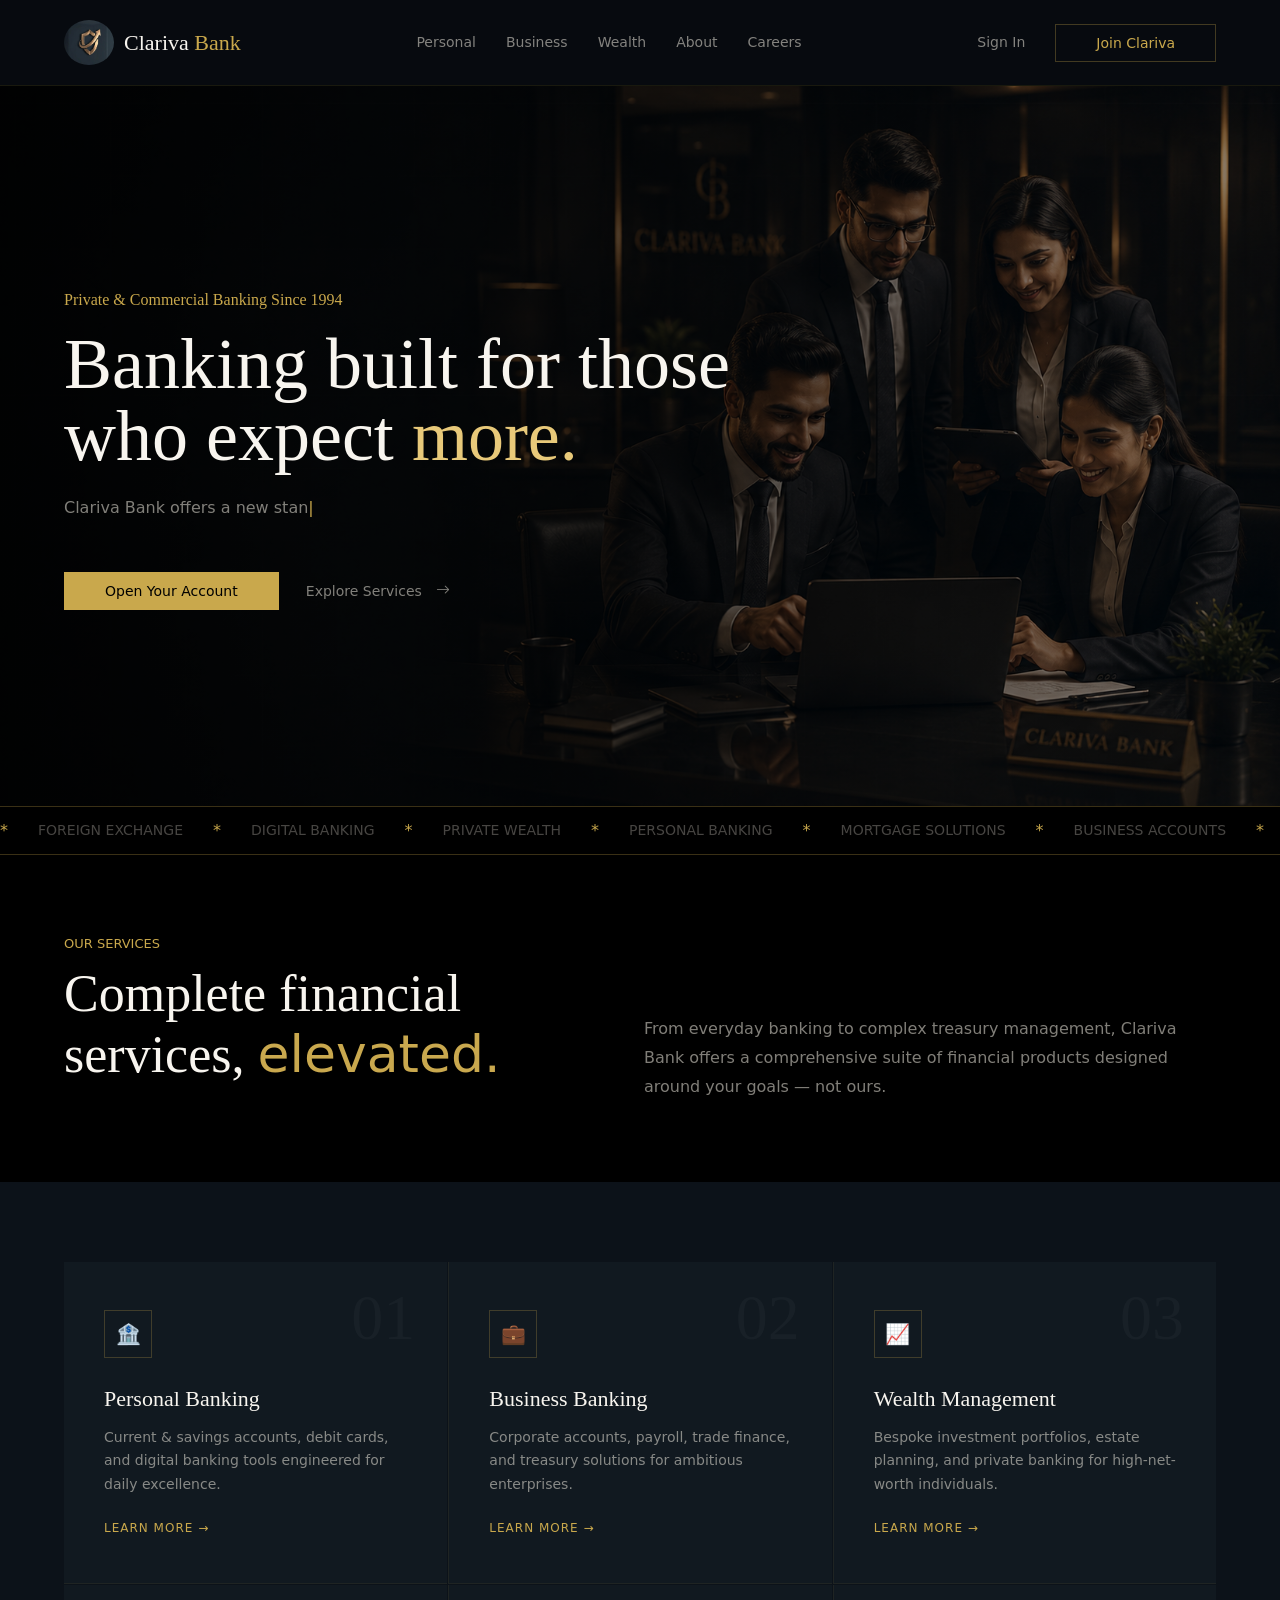
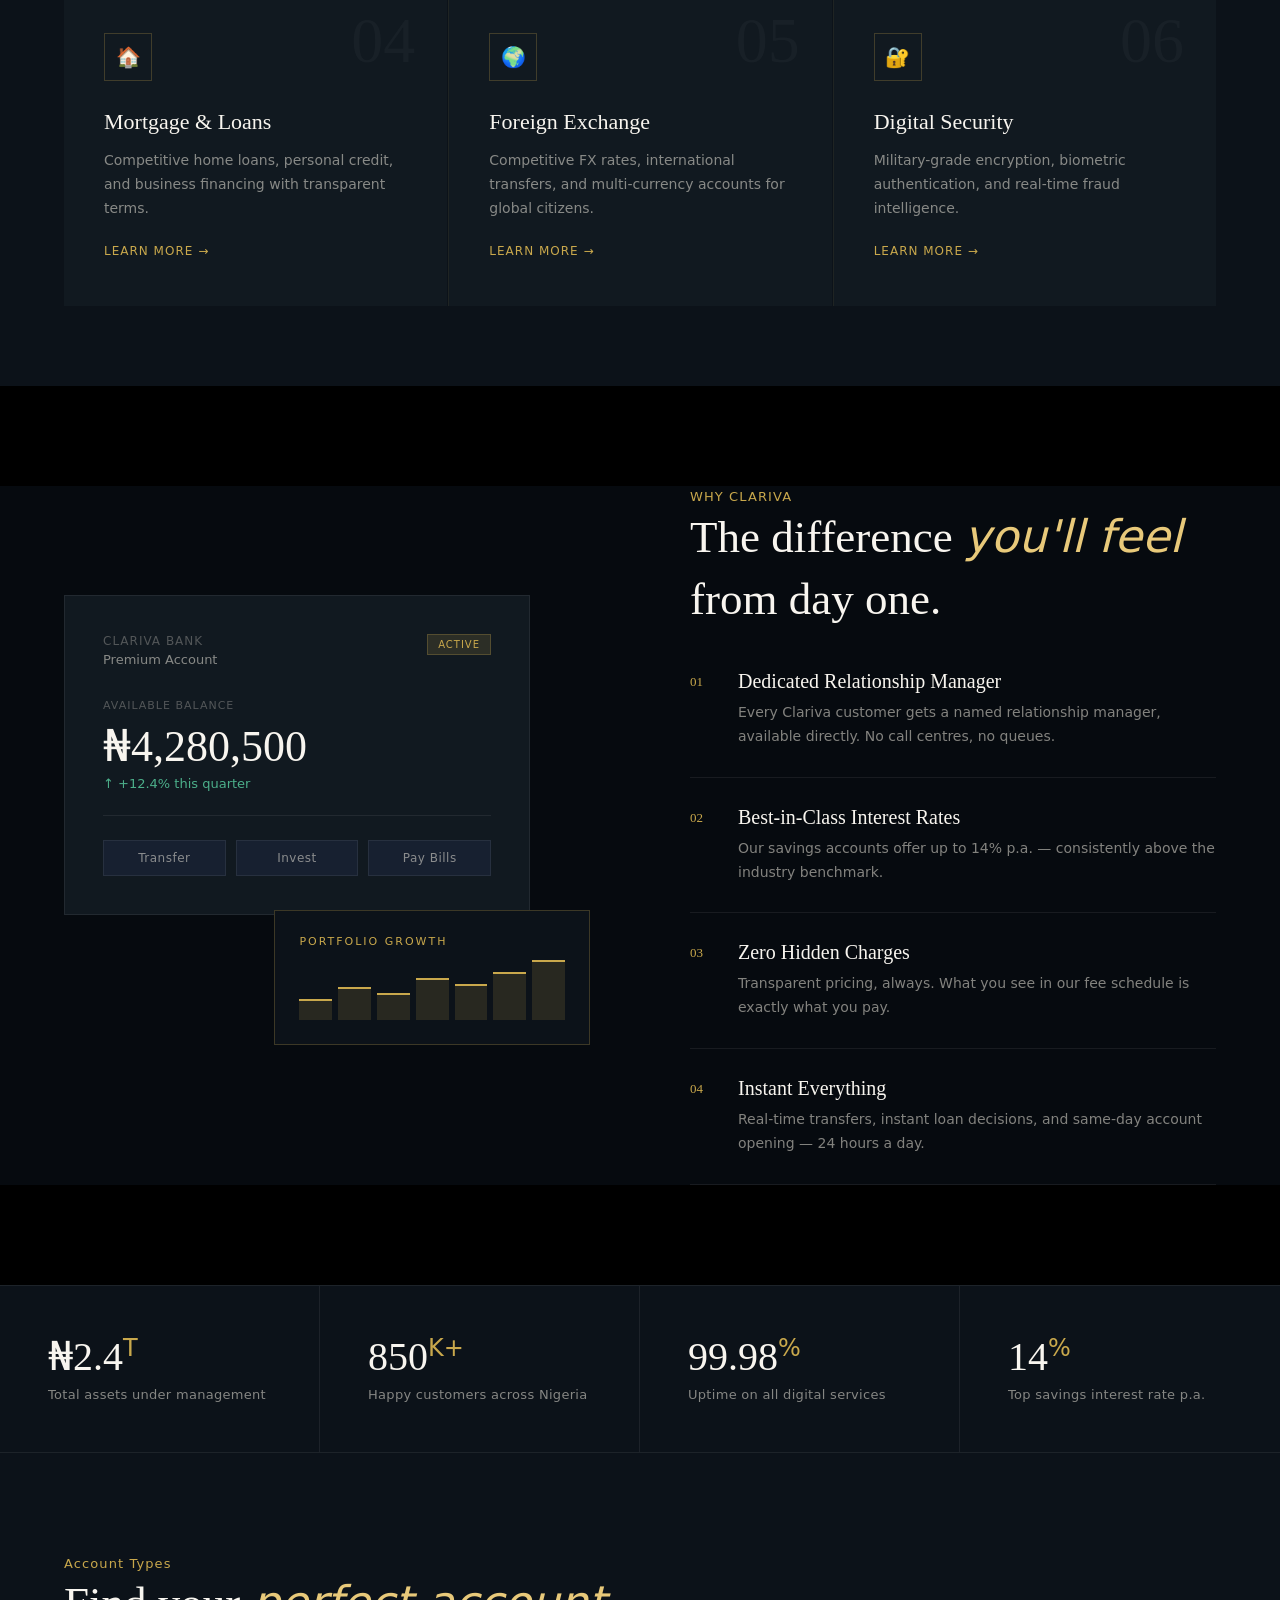
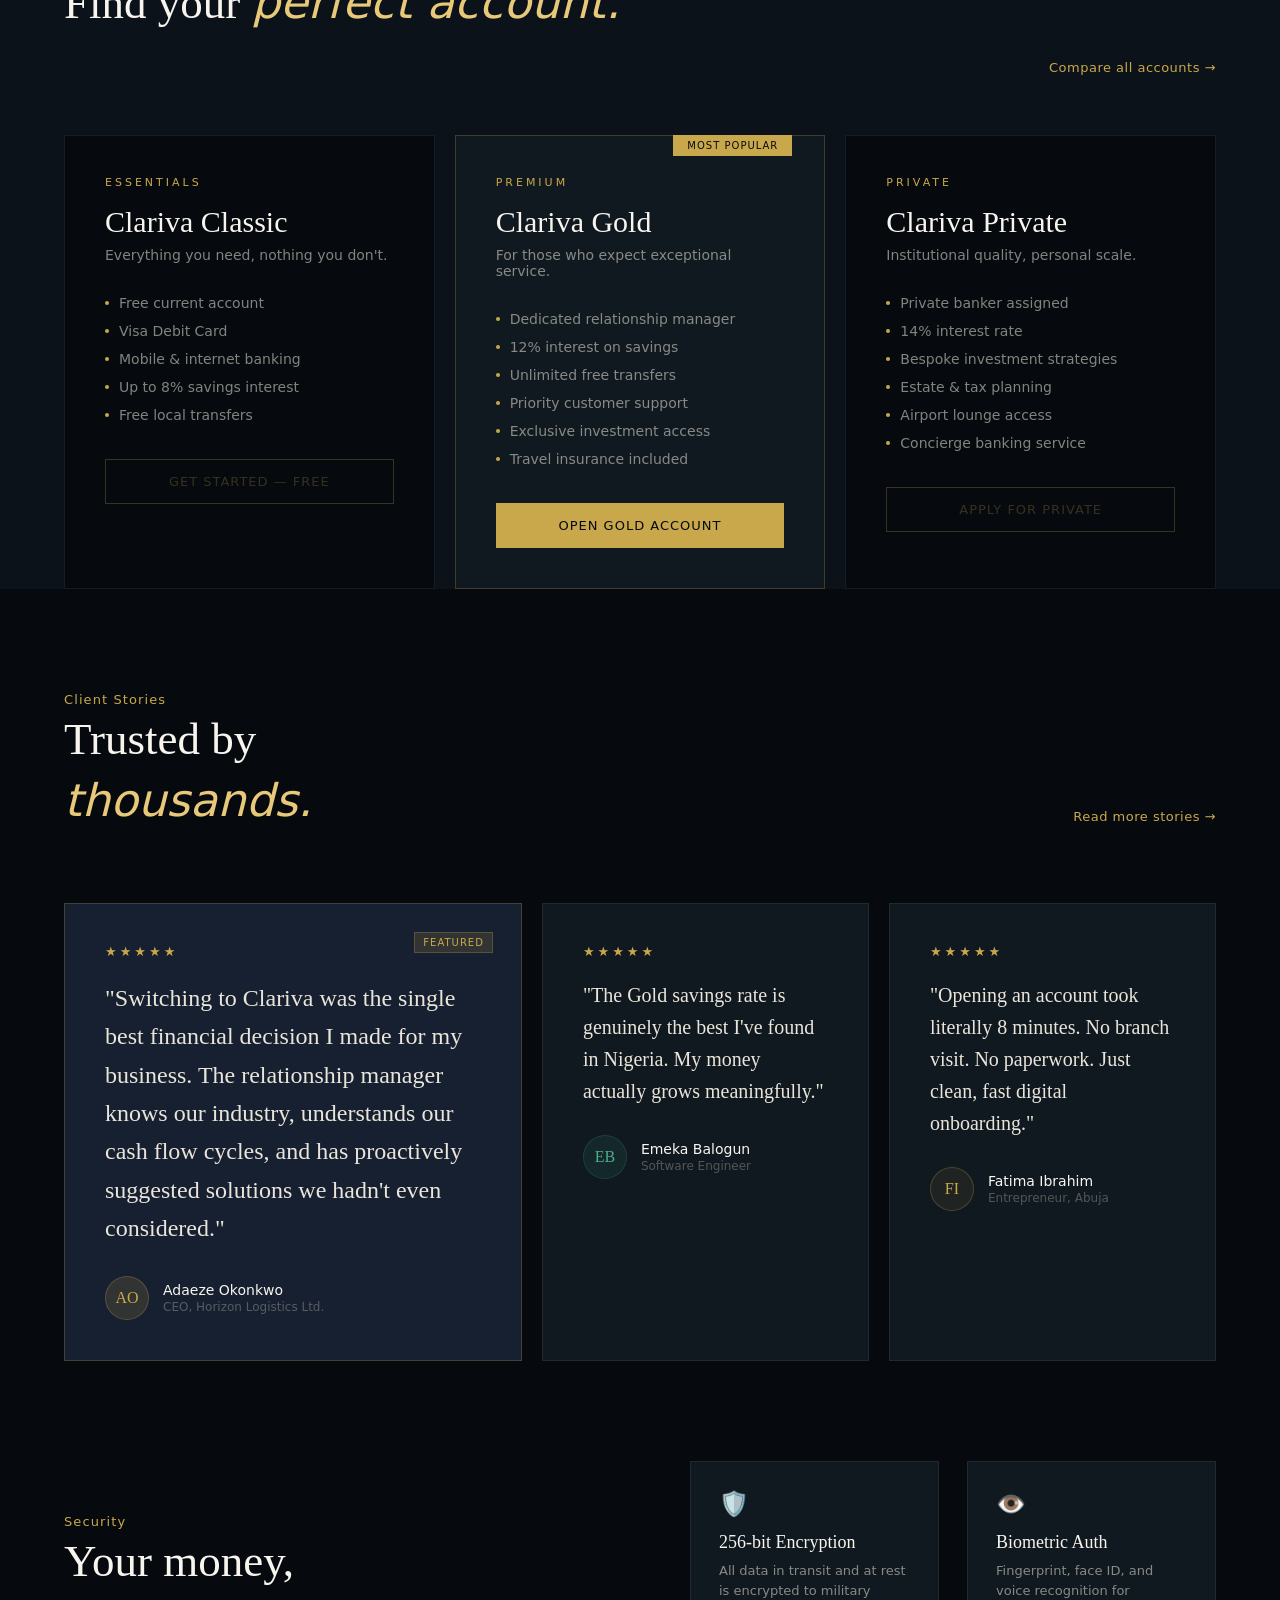
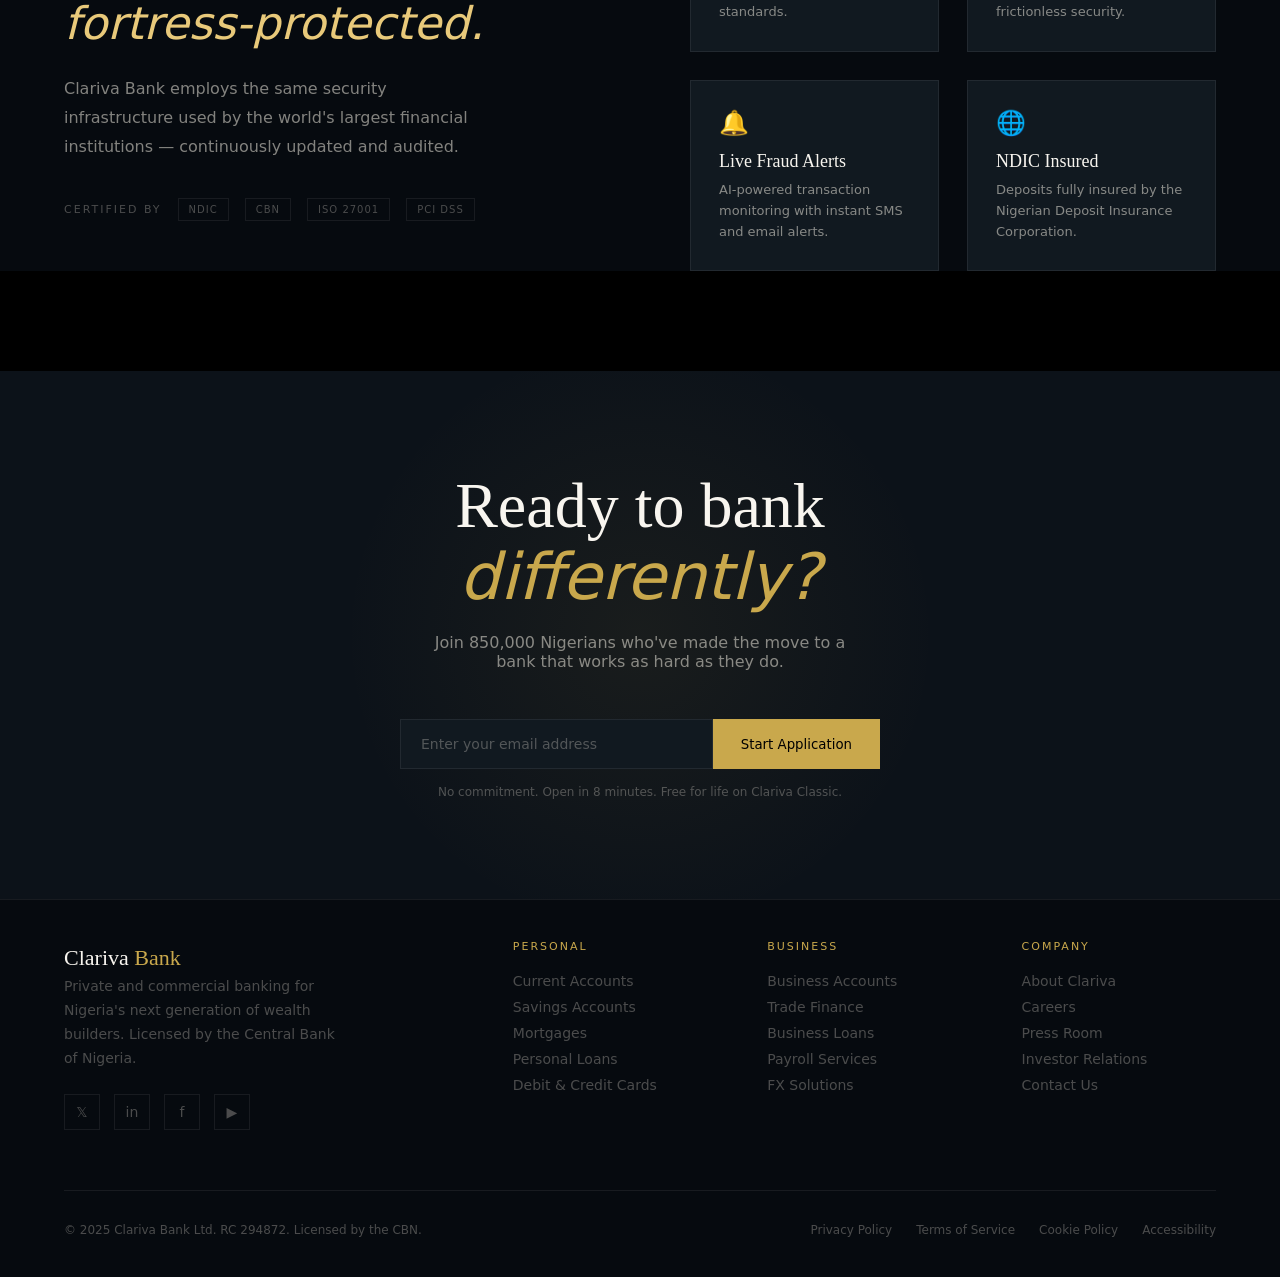
<file: index.html>
<!DOCTYPE html>
<html lang="en">

<head>
    <meta charset="UTF-8">
    <meta name="viewport" content="width=device-width, initial-scale=1.0">
    <link rel="icon" type="image/svg+xml" href="./images/clariva-logo.png">
    <meta name="viewport" content="width=device-width, initial-scale=1.0">
    <link rel="stylesheet" href="https://cdn.jsdelivr.net/npm/bootstrap-icons@1.13.1/font/bootstrap-icons.min.css">
    <link rel="stylesheet" href="./css/index.css">
    <title>Clariva Bank - Private & Commercial Banking</title>
</head>

<body>

    <header>
        <div class="navbar">
            <div class="header-1">
                
                <img src="./images/clariva-logo.png" alt="">
                <a href="#">
                    
                    <h1>Clariva <span>Bank</span></h1>
                </a>
            </div>

            <nav class="main-nav">
                <ul>
                    <li><a href="#">Personal</a></li>
                    <li><a href="#">Business</a></li>
                    <li><a href="#">Wealth</a></li>
                    <li><a href="#">About</a></li>
                    <li><a href="#">Careers</a></li>
                </ul>
            </nav>

            <div class="bttn">
                <a href="./signUp and signIn/signIn.html" id="signIn">Sign In</a>
                <button id="btn">Join Clariva</button>
            </div>

            <button class="menu-toggle" type="button" aria-label="Open menu">
                <i class="bi bi-list"></i>
            </button>
        </div>
    </header>

    <section class="hero">
        <div class="hero-section">
            <h5>Private & Commercial Banking Since 1994</h5>

            <h1>
                Banking built
                for those who
                expect <span class="more">more.</span>
            </h1>

            <p class="hero-typewriter">
                <span id="typewriter"></span><span class="tw-cursor">|</span>
            </p>

            <a href="./signUp and signIn/signup.html"><button id="btn">Open Your Account</button></a>
            <a class="explore-link" href="#">Explore Services <i class="bi bi-arrow-right"></i></a>

        </div>

        <div>

        </div>
    </section>

    <section class="foreign-section">
        <div class="marquee-section">
            <div class="exchange">
                <span>*</span>
                <p>FOREIGN EXCHANGE</p>
                <span>*</span>
                <p>DIGITAL BANKING</p>
                <span>*</span>
                <p>PRIVATE WEALTH</p>
                <span>*</span>
                <p>PERSONAL BANKING</p>
                <span>*</span>
                <p>MORTGAGE SOLUTIONS</p>
                <span>*</span>
                <p>BUSINESS ACCOUNTS</p>
                <span>*</span>
                <p>INVESTMENT MANAGEMENT</p>
                <span>*</span>
                <p>TRADE FINANCE</p>

                <!-- Duplicate text makes the marquee loop smoothly -->

                <span>*</span>
                <p>FOREIGN EXCHANGE</p>
                <span>*</span>
                <p>DIGITAL BANKING</p>
                <span>*</span>
                <p>PRIVATE WEALTH</p>
                <span>*</span>
                <p>PERSONAL BANKING</p>
                <span>*</span>
                <p>MORTGAGE SOLUTIONS</p>
                <span>*</span>
                <p>BUSINESS ACCOUNTS</p>
                <span>*</span>
                <p>INVESTMENT MANAGEMENT</p>
                <span>*</span>
                <p>TRADE FINANCE</p>
            </div>
        </div>
    </section>

    <section class="service-section">
        <div class="service">
            <h5>OUR SERVICES</h5>

            <h2>Complete financial
                services, <span>elevated.</span></h2>
        </div>

        <div class="complex">
            <p>From everyday banking to complex treasury management, Clariva Bank offers a comprehensive suite of
                financial products designed around your goals — not ours.</p>
        </div>
    </section>

    <section>
        <div class="services-grid">
            <div class="service-card">
                <span class="service-num">01</span>
                <div class="service-icon">🏦</div>
                <div class="service-title">Personal Banking</div>
                <p class="service-desc">Current & savings accounts, debit cards, and digital banking tools engineered
                    for daily excellence.</p>
                <a href="#" class="service-link">Learn more →</a>
            </div>
            <div class="service-card-2">
                <span class="service-num">02</span>
                <div class="service-icon">💼</div>
                <div class="service-title">Business Banking</div>
                <p class="service-desc">Corporate accounts, payroll, trade finance, and treasury solutions for ambitious
                    enterprises.</p>
                <a href="#" class="service-link">Learn more →</a>
            </div>
            <div class="service-card-3">
                <span class="service-num">03</span>
                <div class="service-icon">📈</div>
                <div class="service-title">Wealth Management</div>
                <p class="service-desc">Bespoke investment portfolios, estate planning, and private banking for
                    high-net-worth individuals.</p>
                <a href="#" class="service-link">Learn more →</a>
            </div>
            <div class="service-card-4">
                <span class="service-num">04</span>
                <div class="service-icon">🏠</div>
                <div class="service-title">Mortgage & Loans</div>
                <p class="service-desc">Competitive home loans, personal credit, and business financing with transparent
                    terms.</p>
                <a href="#" class="service-link">Learn more →</a>
            </div>
            <div class="service-card-5">
                <span class="service-num">05</span>
                <div class="service-icon">🌍</div>
                <div class="service-title">Foreign Exchange</div>
                <p class="service-desc">Competitive FX rates, international transfers, and multi-currency accounts for
                    global citizens.</p>
                <a href="#" class="service-link">Learn more →</a>
            </div>
            <div class="service-card-6">
                <span class="service-num">06</span>
                <div class="service-icon">🔐</div>
                <div class="service-title">Digital Security</div>
                <p class="service-desc">Military-grade encryption, biometric authentication, and real-time fraud
                    intelligence.</p>
                <a href="#" class="service-link">Learn more →</a>
            </div>
        </div>
    </section>

    <!-- WHY CLARIVA SECTION -->
    <section class="why">
        <div class="why-inner">
            <div class="why-visual reveal">
                <div class="why-card-main">
                    <div class="why-card-main-top">
                        <div>
                            <div class="wcm-bank">Clariva Bank</div>
                            <div class="wcm-premium">Premium Account</div>
                        </div>
                        <div class="wcm-badge">Active</div>
                    </div>
                    <div class="wcm-balance-label">Available Balance</div>
                    <div class="wcm-balance">₦4,280,500</div>
                    <div class="wcm-change">↑ +12.4% this quarter</div>
                    <div class="wcm-divider"></div>
                    <div class="wcm-actions">
                        <button class="wcm-btn">Transfer</button>
                        <button class="wcm-btn">Invest</button>
                        <button class="wcm-btn">Pay Bills</button>
                    </div>
                </div>
                <div class="why-card-secondary">
                    <div class="wcs-label">Portfolio Growth</div>
                    <div class="wcs-bars">
                        <div class="wcs-bar" style="height:35%"></div>
                        <div class="wcs-bar" style="height:55%"></div>
                        <div class="wcs-bar" style="height:45%"></div>
                        <div class="wcs-bar" style="height:70%"></div>
                        <div class="wcs-bar" style="height:60%"></div>
                        <div class="wcs-bar" style="height:80%"></div>
                        <div class="wcs-bar" style="height:100%"></div>
                    </div>
                </div>
            </div>

            <div>
                <div class="section-label">
                    <div class="section-label-line"></div>
                    <span>WHY CLARIVA</span>
                </div>
                <h2 class="section-heading">The difference <em>you'll
                        feel</em> from day one.</h2>

                <div class="why-points">
                    <div class="why-point reveal">
                        <div class="wp-num">01</div>
                        <div>
                            <div class="wp-title">Dedicated Relationship Manager</div>
                            <p class="wp-desc">Every Clariva customer gets a named relationship manager, available
                                directly. No call
                                centres, no queues.</p>
                        </div>
                    </div>
                    <div class="why-point reveal reveal-delay-1">
                        <div class="wp-num">02</div>
                        <div>
                            <div class="wp-title">Best-in-Class Interest Rates</div>
                            <p class="wp-desc">Our savings accounts offer up to 14% p.a. — consistently above the
                                industry benchmark.
                            </p>
                        </div>
                    </div>
                    <div class="why-point reveal reveal-delay-2">
                        <div class="wp-num">03</div>
                        <div>
                            <div class="wp-title">Zero Hidden Charges</div>
                            <p class="wp-desc">Transparent pricing, always. What you see in our fee schedule is exactly
                                what you pay.
                            </p>
                        </div>
                    </div>
                    <div class="why-point reveal reveal-delay-3">
                        <div class="wp-num">04</div>
                        <div>
                            <div class="wp-title">Instant Everything</div>
                            <p class="wp-desc">Real-time transfers, instant loan decisions, and same-day account opening
                                — 24 hours a
                                day.</p>
                        </div>
                    </div>
                </div>
            </div>
        </div>
    </section>

    <!-- CARDS -->
    <section class="cards" style="padding:0;">
        <div class="cards-grid">
            <div class="card-item">
                <div class="card-val">₦2.4<sup>T</sup></div>
                <div class="card-label">Total assets under management</div>
            </div>
            <div class="card-item">
                <div class="card-val">850<sup>K+</sup></div>
                <div class="card-label">Happy customers across Nigeria</div>
            </div>
            <div class="card-item">
                <div class="card-val">99.98<sup>%</sup></div>
                <div class="card-label">Uptime on all digital services</div>
            </div>
            <div class="card-item">
                <div class="card-val">14<sup>%</sup></div>
                <div class="card-label">Top savings interest rate p.a.</div>
            </div>
        </div>
    </section>

    <!-- ACCOUNTS SECTION -->
    <section class="accounts">
        <div class="account-section">
            <div class="section-label">
                <div class="section-label"></div>
                <span>Account Types</span>
            </div>
            <div style="display:flex;justify-content:space-between;align-items:flex-end;margin-bottom:0;">
                <h2 class="section-heading reveal reveal-delay-1">Find your <em>perfect account.</em></h2>
                <a href="#" style="font-size:13px;color: #C9A84C;text-decoration:none;letter-spacing:0.5px;"
                    class="reveal reveal-delay-2">Compare all accounts →</a>
            </div>
            <div class="accounts-grid">
                <div class="account-card">
                    <div class="ac-tier">Essentials</div>
                    <div class="ac-name">Clariva Classic</div>
                    <div class="ac-tagline">Everything you need, nothing you don't.</div>
                    <ul class="ac-features">
                        <li>Free current account</li>
                        <li>Visa Debit Card</li>
                        <li>Mobile & internet banking</li>
                        <li>Up to 8% savings interest</li>
                        <li>Free local transfers</li>
                    </ul>
                    <button class="ac-btn">Get Started — Free</button>
                </div>
                <div class="account-card featured reveal reveal-delay-1">
                    <div class="ac-featured-badge">Most Popular</div>
                    <div class="ac-tier">Premium</div>
                    <div class="ac-name">Clariva Gold</div>
                    <div class="ac-tagline">For those who expect exceptional service.</div>
                    <ul class="ac-features">
                        <li>Dedicated relationship manager</li>
                        <li>12% interest on savings</li>
                        <li>Unlimited free transfers</li>
                        <li>Priority customer support</li>
                        <li>Exclusive investment access</li>
                        <li>Travel insurance included</li>
                    </ul>
                    <button class="ac-btn">Open Gold Account</button>
                </div>
                <div class="account-card reveal reveal-delay-2">
                    <div class="ac-tier">Private</div>
                    <div class="ac-name">Clariva Private</div>
                    <div class="ac-tagline">Institutional quality, personal scale.</div>
                    <ul class="ac-features">
                        <li>Private banker assigned</li>
                        <li>14% interest rate</li>
                        <li>Bespoke investment strategies</li>
                        <li>Estate & tax planning</li>
                        <li>Airport lounge access</li>
                        <li>Concierge banking service</li>
                    </ul>
                    <button class="ac-btn">Apply for Private</button>
                </div>
            </div>
        </div>
    </section>

    <!-- TESTIMONIALS -->
    <section class="testimonials">
        <div class="testimonial-section">
            <div class="testimonials-header">
                <div>
                    <div class="section-label reveal">
                        <div class="section-label-line"></div>
                        <span>Client Stories</span>
                    </div>
                    <h2 class="section-heading reveal reveal-delay-1">Trusted by<br><em>thousands.</em></h2>
                </div>
                <a href="#" style="font-size:13px;color: #C9A84C;text-decoration:none;letter-spacing:0.5px;"
                    class="reveal">Read more stories →</a>
            </div>

            <div class="testimonials-grid">
                <div class="testi-card featured">
                    <div class="testi-badge">Featured</div>
                    <div class="testi-stars">
                        <span>★</span>
                        <span>★</span>
                        <span>★</span>
                        <span>★</span>
                        <span>★</span>
                    </div>
                    <p class="testi-quote">"Switching to Clariva was the single best financial decision I made for my
                        business. The
                        relationship manager knows our industry, understands our cash flow cycles, and has proactively
                        suggested
                        solutions we hadn't even considered."</p>
                    <div class="testi-author">
                        <div class="ta-avatar">AO</div>
                        <div>
                            <div class="ta-name">Adaeze Okonkwo</div>
                            <div class="ta-role">CEO, Horizon Logistics Ltd.</div>
                        </div>
                    </div>
                </div>
                <div class="testi-card">
                    <div class="testi-stars"><span>★</span><span>★</span><span>★</span><span>★</span><span>★</span>
                    </div>
                    <p class="testi-quote">"The Gold savings rate is genuinely the best I've found in Nigeria. My money
                        actually
                        grows meaningfully."</p>
                    <div class="testi-author">
                        <div class="ta-avatar"
                            style="background:rgba(42,122,106,0.15);border-color:rgba(42,122,106,0.3);color:#4CAF8A;">EB
                        </div>
                        <div>
                            <div class="ta-name">Emeka Balogun</div>
                            <div class="ta-role">Software Engineer</div>
                        </div>
                    </div>
                </div>
                <div class="testi-card reveal reveal-delay-2">
                    <div class="testi-stars"><span>★</span><span>★</span><span>★</span><span>★</span><span>★</span>
                    </div>
                    <p class="testi-quote">"Opening an account took literally 8 minutes. No branch visit. No paperwork.
                        Just
                        clean,
                        fast digital onboarding."</p>
                    <div class="testi-author">
                        <div class="ta-avatar" style="background:rgba(201,168,76,0.08);color: #C9A84C;">FI</div>
                        <div>
                            <div class="ta-name">Fatima Ibrahim</div>
                            <div class="ta-role">Entrepreneur, Abuja</div>
                        </div>
                    </div>
                </div>
            </div>
        </div>
    </section>

    <!-- SECURITY SECTION-->
    <section class="security">
        <div class="security-section">
            <div class="security-inner">
                <div>
                    <div class="section-label reveal">
                        <div class="section-label-line"></div>
                        <span>Security</span>
                    </div>
                    <h2 class="section-heading" style="margin-bottom:20px;">Your
                        money,<br><em>fortress-protected.</em></h2>
                    <p
                        style="font-size:16px;color: rgba(234, 229, 218, 0.55);line-height:1.8;max-width:420px;margin-bottom:36px;">
                        Clariva Bank employs the same security infrastructure used by the world's largest financial
                        institutions —
                        continuously updated and audited.
                    </p>
                    <div style="display:flex;gap:16px;align-items:center;">
                        <div
                            style="font-size:11px;letter-spacing:2px;text-transform:uppercase;color: rgba(234, 229, 218, 0.3);">
                            Certified by
                        </div>
                        <div class="cert-badge">NDIC</div>
                        <div class="cert-badge">CBN</div>
                        <div class="cert-badge">ISO 27001</div>
                        <div class="cert-badge">PCI DSS</div>
                    </div>
                </div>
                <div class="security-features">
                    <div class="sec-feat">
                        <div class="sec-feat-icon">🛡️</div>
                        <div class="sec-feat-title">256-bit Encryption</div>
                        <p class="sec-feat-desc">All data in transit and at rest is encrypted to military standards.</p>
                    </div>
                    <div class="sec-feat">
                        <div class="sec-feat-icon">👁️</div>
                        <div class="sec-feat-title">Biometric Auth</div>
                        <p class="sec-feat-desc">Fingerprint, face ID, and voice recognition for frictionless security.
                        </p>
                    </div>
                    <div class="sec-feat">
                        <div class="sec-feat-icon">🔔</div>
                        <div class="sec-feat-title">Live Fraud Alerts</div>
                        <p class="sec-feat-desc">AI-powered transaction monitoring with instant SMS and email alerts.
                        </p>
                    </div>
                    <div class="sec-feat">
                        <div class="sec-feat-icon">🌐</div>
                        <div class="sec-feat-title">NDIC Insured</div>
                        <p class="sec-feat-desc">Deposits fully insured by the Nigerian Deposit Insurance Corporation.
                        </p>
                    </div>
                </div>
            </div>
        </div>
    </section>

    <!-- CTA Section-->
    <section class="cta-section">
        <div cta-section-2>
            <h2 class="cta-headline">Ready to bank<br><em>differently?</em></h2>
            <p class="cta-sub">Join 850,000 Nigerians who've made the move to a bank that works as
                hard as
                they do.</p>
            <div class="cta-input-group">
                <input class="cta-input" type="email" placeholder="Enter your email address">
                <button class="btn-gold" style="white-space:nowrap; 
            padding:16px 28px; background-color: #C9A84C; border: none;">Start Application</button>
            </div>
            <p class="cta-disclaimer">No commitment. Open in 8 minutes. Free for life on Clariva
                Classic.
            </p>
        </div>
    </section>

    <!-- FOOTER SECTION-->
    <footer>
        <div class="footer-section">
            <div class="footer-top">
                <div class="footer-brand">
                    <a class="nav-logo" href="#">Clariva <span>Bank</span></a>
                    <p>Private and commercial banking for Nigeria's next generation of wealth builders. Licensed by the
                        Central Bank
                        of Nigeria.</p>
                    <div class="footer-all" style="display:flex;gap:14px;margin-top:24px;">
                        <a href="#"
                            style="width:36px;height:36px;border:1px solid rgba(255, 255, 255, 0.07);display:flex;align-items:center;justify-content:center;color: rgba(234, 229, 218, 0.3);text-decoration:none;font-size:14px;transition:all 0.2s">𝕏</a>
                        <a href="#"
                            style="width:36px;height:36px;border:1px solid rgba(255, 255, 255, 0.07);display:flex;align-items:center;justify-content:center;color: rgba(234, 229, 218, 0.3);text-decoration:none;font-size:14px;transition:all 0.2s;">in</a>
                        <a href="#"
                            style="width:36px;height:36px;border:1px solid rgba(255, 255, 255, 0.07);display:flex;align-items:center;justify-content:center;color: rgba(234, 229, 218, 0.3);text-decoration:none;font-size:14px;transition:all 0.2s;">f</a>
                        <a href="#"
                            style="width:36px;height:36px;border:1px solid rgba(255, 255, 255, 0.07);display:flex;align-items:center;justify-content:center;color: rgba(234, 229, 218, 0.3);text-decoration:none;font-size:14px;transition:all 0.2s;">▶</a>
                    </div>
                </div>
                <div class="footer-col">
                    <h4>Personal</h4>
                    <a href="#">Current Accounts</a>
                    <a href="#">Savings Accounts</a>
                    <a href="#">Mortgages</a>
                    <a href="#">Personal Loans</a>
                    <a href="#">Debit & Credit Cards</a>
                </div>
                <div class="footer-col">
                    <h4>Business</h4>
                    <a href="#">Business Accounts</a>
                    <a href="#">Trade Finance</a>
                    <a href="#">Business Loans</a>
                    <a href="#">Payroll Services</a>
                    <a href="#">FX Solutions</a>
                </div>
                <div class="footer-col">
                    <h4>Company</h4>
                    <a href="#">About Clariva</a>
                    <a href="#">Careers</a>
                    <a href="#">Press Room</a>
                    <a href="#">Investor Relations</a>
                    <a href="#">Contact Us</a>
                </div>
            </div>
            <div class="footer-bottom">
                <p>© 2025 Clariva Bank Ltd. RC 294872. Licensed by the CBN.</p>
                <div class="footer-legal">
                    <a href="#">Privacy Policy</a>
                    <a href="#">Terms of Service</a>
                    <a href="#">Cookie Policy</a>
                    <a href="#">Accessibility</a>
                </div>
            </div>
        </div>
    </footer>






    <script type="module" src="./js/index.js"></script>
</body>

</html>
</file>
<file: css/index.css>
* {
    margin: 0;
    padding: 0;
    box-sizing: border-box;
    font-family: "DM Sans", system-ui, sans-serif;
}

body {
    background-color: black;
}

header {
    background-color: #070a0f;
    padding: 20px 0;
    position: sticky;
    top: 0;
    z-index: 10;
    border-bottom: 1px solid rgba(255, 217, 0, 0.071);
}

.navbar {
    display: flex;
    justify-content: space-between;
    align-items: center;
    width: 90%;
    margin: auto;
}

.header-1 {
    display: flex;
    gap: 10px;
    align-items: center;
}

.header-1 a {
    text-decoration: none;
}

.header-1 img {
    width: 50px;
    height: 45px;
    border:none;
    border-radius: 50%;
}

.header-1 h1 {
    font-family: "Cormorant Garamond", Georgia, serif;
    font-size: 22px;
    font-weight: 300;
    line-height: 35.2px;
    color: rgb(248, 245, 239);
}


.header-1 span {
    font-family: "Cormorant Garamond", Georgia, serif;
    font-size: 22px;
    font-weight: 300;
    line-height: 35.2px;
    color: rgb(201, 168, 76);
}

nav ul {
    display: flex;
    gap: 30px;
    list-style: none;
}

nav ul li a {
    font-family: "DM Sans", system-ui, sans-serif;
    font-size: 14px;
    font-weight: 400;
    line-height: 20.8px;
    color: rgba(234, 229, 218, 0.55);
    text-decoration: none;
}

nav li a:hover {
    color: white;
    transition: all 0.3s ease;
}

.bttn {
    display: flex;
    gap: 30px;
    align-items: center;
}

.bttn a {
    font-family: "DM Sans", system-ui, sans-serif;
    font-size: 14px;
    font-weight: 300;
    line-height: 20.8px;
    color: rgba(234, 229, 218, 0.55);
    text-decoration: none;
}

.bttn button {
    font-family: "DM Sans", system-ui, sans-serif;
    font-size: 14px;
    font-weight: 400;
    line-height: normal;
    color: rgb(201, 168, 76);
    background-color: transparent;
    border: 1px solid rgba(201, 168, 76, 0.3);
    padding: 10px 40px;
}

.bttn button:hover {
    background-color: rgb(201, 168, 76);
    color: black;
    border: 1px solid rgb(201, 168, 76);
    transition: all 0.3s ease;
}

.menu-toggle {
    display: none;
    width: 42px;
    height: 42px;
    border: 1px solid rgba(201, 168, 76, 0.3);
    background-color: transparent;
    color: #C9A84C;
    font-size: 24px;
    cursor: pointer;
}

/* hero-section */

.hero {
    min-height: 720px;
    background: linear-gradient(90deg, rgba(0, 0, 0, 0.88), rgba(0, 0, 0, 0.35)), url(../images/7b93411f-f31e-410a-948a-2082370e4ae7.png) center/cover;
    display: flex;
    align-items: center;
    padding: 100px 5%;
}

.hero-section {
    width: 100%;
    max-width: 680px;
}

.hero-section h5 {
    font-family: "Cormorant Garamond", Georgia, serif;
    font-size: 16px;
    font-weight: 300;
    line-height: 35.2px;
    color: rgb(201, 168, 76);

}

.hero-section h1 {
    font-family: "Cormorant Garamond", Georgia, serif;
    font-size: 72px;
    font-weight: 100;
    line-height: 1;
    color: rgb(248, 245, 239);
    margin-top: 10px;

}

.hero-section .more {
    font-family: "Cormorant Garamond", Georgia, serif;
    font-weight: 300;
    color: rgb(232, 201, 122);
}

.hero-typewriter {
    font-family: "DM Sans", system-ui, sans-serif;
    font-size: 16px;
    font-weight: 500;
    color: rgba(234, 229, 218, 0.55);
    line-height: 1.7;
    margin-top: 22px;
    width: 90%;
    min-height: 56px;
}

.tw-cursor {
    color: rgb(201, 168, 76);
}

.hero-section button {
    font-family: "DM Sans", system-ui, sans-serif;
    font-size: 14px;
    font-weight: 400;
    color: black;
    background-color: rgb(201, 168, 76);
    border: 1px solid rgba(201, 168, 76, 0.3);
    margin-top: 22px;
    padding: 10px 40px;
    cursor: pointer;
}

.hero-section button:hover {
    background-color: rgb(232, 201, 122);
    border-color: rgb(232, 201, 122);
    transition: all 0.3s ease;
}

.explore-link {
    display: inline-block;
    margin-left: 22px;
    font-family: "DM Sans", system-ui, sans-serif;
    font-size: 14px;
    font-weight: 500;
    color: rgba(234, 229, 218, 0.55);
    text-decoration: none;
}

.bi-arrow-right {
    margin-left: 10px;

}

.explore-link:hover {
    color: rgb(232, 201, 122);
    transition: all 0.3s ease;
}


.foreign-section {
    border-top: 1px solid rgba(201, 168, 76, 0.288);
    border-bottom: 1px solid rgba(201, 168, 76, 0.288);
    padding: 14px 0;
    overflow: hidden;
}

.marquee-section {
    overflow: hidden;
}

.foreign-section:hover .exchange {
    animation-play-state: paused;
}

.exchange {
    display: flex;
    gap: 30px;
    width: max-content;
    white-space: nowrap;
    animation: logo-marquee 30s linear infinite;
}

@keyframes logo-marquee {
    0% {
        transform: translateX(0);
    }

    100% {
        transform: translateX(-50%);
    }
}

.exchange span {
    color: rgb(201, 168, 76);
}

.exchange p {
    font-family: "DM Sans", system-ui, sans-serif;
    font-size: 14px;
    font-weight: 300;
    line-height: 19.2px;
    color: rgba(234, 229, 218, 0.3);
}

.service-section {
    display: flex;
    gap: 60px;
    width: 90%;
    margin: 80px auto;
}

.service {
    width: 50%;
    /* border: 1px solid white; */
}

.service h5 {
    font-family: "DM Sans", system-ui, sans-serif;
    font-size: 13px;
    font-weight: 500;
    line-height: 17.6px;
    color: rgb(201, 168, 76);
}

.service h2 {
    font-family: "Cormorant Garamond", Georgia, serif;
    font-size: 52px;
    font-weight: 300;
    line-height: 61.6px;
    color: rgb(248, 245, 239);
    margin-top: 10px;
}

.service span {
    color: rgb(201, 168, 78);
}

.complex {
    width: 55%;
    margin-top: 80px;
    
}

.complex p {
    font-family: "DM Sans", system-ui, sans-serif;
    font-size: 16px;
    font-weight: 400;
    line-height: 28.8px;
    color: rgba(234, 229, 218, 0.55);

}

/* SERVICES */
.services-grid {
    background-color: #0C1219;
    padding: 80px 5% 80px;
    display: grid;
    grid-template-columns: repeat(3, 1fr);
    gap: 1px;
}

.services-card {
    display: grid;
    grid-template-columns: 1fr 1fr;
    gap: 60px;
    align-items: end;
    margin-bottom: 70px;
}

.services-header p {
    font-size: 16px;
    color: rgba(234, 229, 218, 0.55);
    line-height: 1.8;
}

.service-card,
.service-card-2,
.service-card-3,
.service-card-4,
.service-card-5,
.service-card-6 {
    background: #111920;
    padding: 48px 40px;
    transition: background 0.3s;
    position: relative;
    overflow: hidden;
}

.service-card-2,
.service-card-3,
.service-card-5,
.service-card-6 {
    border-left: 1px solid #c9a84c13;
}

.service-card,
.service-card-2,
.service-card-3 {
    border-bottom: 1px solid #c9a84c13;
}

.service-card::before,
.service-card-2::before,
.service-card-3::before,
.service-card-4::before,
.service-card-5::before,
.service-card-6::before {
    content: '';
    position: absolute;
    top: 0;
    left: 0;
    right: 0;
    height: 2px;
    background: linear-gradient(90deg, transparent, #C9A84C, transparent);
    transform: scaleX(0);
    transition: transform 0.4s;
}

.service-card:hover,
.service-card-2:hover,
.service-card-3:hover,
.service-card-4:hover,
.service-card-5:hover,
.service-card-6:hover {
    background-color: #172030;
}

.service-card:hover::before,
.service-card-2:hover::before,
.service-card-3:hover::before,
.service-card-4:hover::before,
.service-card-5:hover::before,
.service-card-6:hover::before {
    transform: scaleX(1);
}

.service-icon {
    width: 48px;
    height: 48px;
    margin-bottom: 28px;
    border: 1px solid rgba(201, 168, 76, 0.25);
    display: flex;
    align-items: center;
    justify-content: center;
    font-size: 20px;
    transition: border-color 0.3s;
}

.service-card:hover .service-icon,
.service-card-2:hover .service-icon,
.service-card-3:hover .service-icon,
.service-card-4:hover .service-icon,
.service-card-5:hover .service-icon,
.service-card-6:hover .service-icon {
    border-color: #C9A84C;
}

.service-title {
    font-family: 'Cormorant Garamond', Georgia, serif;
    font-size: 22px;
    font-weight: 400;
    color: #F8F5EF;
    margin-bottom: 14px;
}

.service-desc {
    font-size: 14px;
    color: rgba(234, 229, 218, 0.55);
    line-height: 1.7;
    margin-bottom: 24px;
}

.service-link {
    font-size: 12px;
    letter-spacing: 1px;
    text-transform: uppercase;
    color: #C9A84C;
    text-decoration: none;
    display: flex;
    align-items: center;
    gap: 8px;
    transition: gap 0.2s;
}

.service-card:hover .service-link {
    gap: 14px;
}

.service-num {
    position: absolute;
    top: 24px;
    right: 32px;
    font-family: 'Cormorant Garamond', Georgia, serif;
    font-size: 64px;
    font-weight: 300;
    color: rgba(255, 255, 255, 0.03);
    line-height: 1;
}

/* WHY CLARIVA */
.why {
    background-color: #060A0F;
    margin-top: 100px;
}

.why-inner {
    display: grid;
    grid-template-columns: 1fr 1fr;
    gap: 100px;
    align-items: center;
    width: 90%;
    margin: auto;
}

.why-visual {
    position: relative;
    height: 560px;
}

.why-card-main {
    position: absolute;
    left: 0;
    top: 40px;
    right: 60px;
    background-color: #111920;
    border: 1px solid rgba(255, 255, 255, 0.07);
    padding: 38px;
}

.why-card-main-top {
    display: flex;
    justify-content: space-between;
    align-items: flex-start;
    margin-bottom: 32px;
}

.wcm-bank {
    font-size: 12px;
    color: rgba(234, 229, 218, 0.3);
    letter-spacing: 1px;
    text-transform: uppercase;
}

.wcm-premium {
    font-size: 13px;
    color: rgba(234, 229, 218, 0.55);
    margin-top: 4px;
}

.wcm-badge {
    font-size: 10px;
    background-color: rgba(201, 168, 76, 0.15);
    border: 1px solid rgba(201, 168, 76, 0.25);
    color: #C9A84C;
    padding: 4px 10px;
    letter-spacing: 1px;
    text-transform: uppercase;
}

.wcm-balance-label {
    font-size: 11px;
    color: rgba(234, 229, 218, 0.3);
    text-transform: uppercase;
    letter-spacing: 1px;
    margin-bottom: 8px;
}

.wcm-balance {
    font-family: 'Cormorant Garamond', Georgia, serif;
    font-size: 44px;
    font-weight: 300;
    color: #F8F5EF;
    margin-bottom: 4px;
}

.wcm-change {
    font-size: 13px;
    color: #4CAF8A;
    display: flex;
    align-items: center;
    gap: 6px;
}

.wcm-divider {
    height: 1px;
    background-color: rgba(255, 255, 255, 0.07);
    margin: 24px 0;
}

.wcm-actions {
    display: flex;
    gap: 10px;
}

.wcm-btn {
    flex: 1;
    padding: 10px;
    background-color: #172030;
    border: 1px solid rgba(255, 255, 255, 0.07);
    color: rgba(234, 229, 218, 0.55);
    font-size: 12px;
    font-family: 'DM Sans', system-ui, sans-serif;
    letter-spacing: 0.5px;
    cursor: none;
    text-align: center;
    transition: all 0.2s;
}

.wcm-btn:hover {
    border-color: rgba(201, 168, 76, 0.25);
    color: #C9A84C;
}

.why-card-secondary {
    position: absolute;
    right: 0;
    bottom: 70px;
    width: 60%;
    background-color: #0C1219;
    border: 1px solid rgba(201, 168, 76, 0.25);
    padding: 24px;
}

.wcs-label {
    font-size: 11px;
    color: #C9A84C;
    text-transform: uppercase;
    letter-spacing: 2px;
    margin-bottom: 12px;
}

.wcs-bars {
    display: flex;
    gap: 6px;
    align-items: flex-end;
    height: 60px;
}

.wcs-bar {
    flex: 1;
    background-color: rgba(201, 168, 76, 0.15);
    border-top: 2px solid #C9A84C;
    transition: height 0.5s;
}

.section-label span {
    font-family: "DM Sans", system-ui, sans-serif;
    font-size: 13px;
    font-weight: 400;
    line-height: 17.6px;
    letter-spacing: 1.1px;
    color: rgb(201, 168, 76);
}

.section-heading {
    margin-bottom: 40px;
    font-family: "Cormorant Garamond", Georgia, serif;
    font-size: 45px;
    font-weight: 200;
    line-height: 61.6px;
    color: rgb(248, 245, 239);
}

.section-heading em {
    color: rgb(232, 201, 122);
}

.why-points {
    display: flex;
    flex-direction: column;
    gap: 0;
}

.why-point {
    padding: 28px 0;
    border-bottom: 1px solid rgba(255, 255, 255, 0.07);
    display: flex;
    gap: 24px;
}

.why-point:first-child {
    padding-top: 0;
}

.wp-num {
    font-family: 'Cormorant Garamond', Georgia, serif;
    font-size: 13px;
    color: #C9A84C;
    min-width: 24px;
    margin-top: 4px;
}

.wp-title {
    font-family: 'Cormorant Garamond', Georgia, serif;
    font-size: 20px;
    font-weight: 400;
    color: #F8F5EF;
    margin-bottom: 8px;
}

.wp-desc {
    font-size: 14px;
    color: rgba(234, 229, 218, 0.55);
    line-height: 1.7;
}

/* CARDS */
.cards {
    background-color: #0C1219;
    border-top: 1px solid rgba(255, 255, 255, 0.07);
    border-bottom: 1px solid rgba(255, 255, 255, 0.07);
    margin-top: 100px;
}

.cards-grid {
    display: grid;
    grid-template-columns: repeat(4, 1fr);
    gap: 0;
}

.card-item {
    padding: 50px 48px;
    border-right: 1px solid rgba(255, 255, 255, 0.07);
    position: relative;
}

.card-item:last-child {
    border-right: none;
}

.card-item::after {
    content: '';
    position: absolute;
    top: 0;
    left: 0;
    right: 0;
    height: 2px;
    background: linear-gradient(90deg, #C9A84C 0%, transparent 100%);
    transform: scaleX(0);
    transform-origin: left;
    transition: transform 0.5s;
}

.card-item:hover::after {
    transform: scaleX(1);
}

.card-val {
    font-family: 'Cormorant Garamond', Georgia, serif;
    font-size: 40px;
    font-weight: 300;
    color: #F8F5EF;
    line-height: 1;
}

.card-val sup {
    font-size: 24px;
    vertical-align: super;
    color: #C9A84C;
}

.card-label {
    font-size: 13px;
    color: rgba(234, 229, 218, 0.55);
    margin-top: 10px;
    letter-spacing: 0.3px;
}


/* ACCOUNT TYPES */
.accounts {
    background-color: #0C1219;
}

.account-section {
    padding-top: 100px;
    width: 90%;
    margin: auto;
}

.accounts-grid {
    display: grid;
    grid-template-columns: repeat(3, 1fr);
    gap: 20px;
    margin-top: 60px;

}

.account-card {
    border: 1px solid rgba(255, 255, 255, 0.07);
    padding: 40px;
    position: relative;
    transition: border-color 0.3s;
    background-color: #060A0F;
}

.account-card.featured {
    background-color: #111920;
    border-color: rgba(201, 168, 76, 0.25);
}

.account-card:hover {
    border-color: rgba(201, 168, 76, 0.25);
}

.ac-tier {
    font-size: 11px;
    letter-spacing: 3px;
    text-transform: uppercase;
    color: #C9A84C;
    margin-bottom: 16px;
}

.ac-name {
    font-family: 'Cormorant Garamond', Georgia, serif;
    font-size: 30px;
    font-weight: 300;
    color: #F8F5EF;
    margin-bottom: 8px;
}

.ac-tagline {
    font-size: 14px;
    color: rgba(234, 229, 218, 0.55);
    margin-bottom: 32px;
}

.ac-features {
    list-style: none;
    display: flex;
    flex-direction: column;
    gap: 12px;
    margin-bottom: 36px;
}

.ac-features li {
    font-size: 14px;
    color: rgba(234, 229, 218, 0.55);
    display: flex;
    align-items: center;
    gap: 10px;
}

.ac-features li::before {
    content: '';
    width: 4px;
    height: 4px;
    border-radius: 50%;
    background: #C9A84C;
    flex-shrink: 0;
}

.ac-btn {
    width: 100%;
    padding: 14px;
    border: 1px solid rgba(201, 168, 76, 0.25);
    background: transparent;
    color: rgba(201, 168, 76, 0.25);
    font-family: 'DM Sans', system-ui, sans-serif;
    font-size: 13px;
    letter-spacing: 1px;
    text-transform: uppercase;
    cursor: none;
    transition: all 0.25s;
}

.ac-btn:hover,
.account-card.featured .ac-btn {
    background-color: #C9A84C;
    color: #060A0F;
    border-color: #C9A84C;
}

.ac-featured-badge {
    position: absolute;
    top: -1px;
    right: 32px;
    background-color: #C9A84C;
    color: #060A0F;
    font-size: 10px;
    font-weight: 500;
    letter-spacing: 1px;
    text-transform: uppercase;
    padding: 5px 14px;
}

/* TESTIMONIALS */
.testimonials {
    background-color: #060A0F;
  
}

.testimonial-section {
    width: 90%;
    margin: auto;
}

.testimonials-header {
    display: flex;
    justify-content: space-between;
    margin: auto;
    padding-bottom: 30px;
    padding-top: 100px;
}

.testimonials-header a{
    padding-top: 120px;
}

.testimonials-grid {
    display: grid;
    grid-template-columns: 1.4fr 1fr 1fr;
    gap: 20px;
}

.testi-card {
    background-color: #111920;
    border: 1px solid rgba(255, 255, 255, 0.07);
    padding: 40px;
    transition: border-color 0.3s;
    position: relative;
}

.testi-card:hover {
    border-color: rgba(201, 168, 76, 0.25);
}

.testi-card.featured {
    background-color: #172030;
    border-color: rgba(201, 168, 76, 0.25);
}

.testi-quote {
    font-family: 'Cormorant Garamond', Georgia, serif;
    font-size: 20px;
    font-weight: 300;
    line-height: 1.6;
    color: #EAE5DA;
    margin-bottom: 28px;
}

.testi-card.featured .testi-quote {
    font-size: 24px;
}

.testi-author {
    display: flex;
    align-items: center;
    gap: 14px;
}

.ta-avatar {
    width: 44px;
    height: 44px;
    border-radius: 50%;
    background-color: rgba(201, 168, 76, 0.15);
    border: 1px solid rgba(201, 168, 76, 0.25);
    display: flex;
    align-items: center;
    justify-content: center;
    font-family: 'Cormorant Garamond', Georgia, serif;
    font-size: 16px;
    color: #C9A84C;
}

.ta-name {
    font-size: 14px;
    font-weight: 500;
    color: #F8F5EF;
}

.ta-role {
    font-size: 12px;
    color: rgba(234, 229, 218, 0.3);
    margin-top: 2px;
}

.testi-stars {
    display: flex;
    gap: 3px;
    margin-bottom: 20px;
}

.testi-stars span {
    color: #C9A84C;
    font-size: 13px;
}

.testi-badge {
    position: absolute;
    top: 28px;
    right: 28px;
    font-size: 10px;
    text-transform: uppercase;
    letter-spacing: 1px;
    color: #C9A84C;
    background-color: rgba(201, 168, 76, 0.15);
    border: 1px solid rgba(201, 168, 76, 0.25);
    padding: 4px 8px;
}

/* SECURITY */
    .security {
      background-color: #060A0F;
    }

    .security-section {
        width: 90%;
        margin: auto;
        padding-top: 100px;
        margin-bottom: 100px;
    }

    .security-inner {
      display: grid;
      grid-template-columns: 1fr 1fr;
      gap: 100px;
      align-items: center;
    }

    .security-features {
      display: grid;
      grid-template-columns: 1fr 1fr;
      gap: 28px;
    }

    .sec-feat {
      padding: 28px;
      background-color: #111920;
      border: 1px solid rgba(255, 255, 255, 0.07);
      transition: border-color 0.3s;
    }

    .sec-feat:hover {
      border-color: rgba(201, 168, 76, 0.25);
    }

    .sec-feat-icon {
      font-size: 24px;
      margin-bottom: 14px;
    }

    .sec-feat-title {
      font-family: 'Cormorant Garamond', Georgia, serif;
      font-size: 18px;
      color: #F8F5EF;
      margin-bottom: 8px;
    }

    .sec-feat-desc {
      font-size: 13px;
      color: rgba(234, 229, 218, 0.55);
      line-height: 1.6;
    }

     /* CTA */
    .cta-section {
      background-color: #0C1219;
      padding: 100px 0px;
      text-align: center;
      position: relative;
      overflow: hidden;
    }

    .cta-section::before {
      content: '';
      position: absolute;
      top: 50%;
      left: 50%;
      transform: translate(-50%, -50%);
      width: 600px;
      height: 600px;
      background: radial-gradient(ellipse, rgba(201, 168, 76, 0.07) 0%, transparent 70%);
      pointer-events: none;
    }

    .cta-section-2 {
        width: 90%;
        margin: auto;
    }

    .cta-headline {
      font-family: 'Cormorant Garamond', Georgia, serif;
      font-size: clamp(40px, 5vw, 72px);
      font-weight: 300;
      color: #F8F5EF;
      line-height: 1.1;
      margin-bottom: 20px;
      position: relative;
      z-index: 2;
    }

    .cta-headline em {
      font-style: italic;
      color: #C9A84C;
    }

    .cta-sub {
      font-size: 16px;
      color: rgba(234, 229, 218, 0.55);
      max-width: 440px;
      margin: 0 auto 48px;
      position: relative;
      z-index: 2;
    }

    .cta-actions {
      display: flex;
      justify-content: center;
      gap: 16px;
      position: relative;
      z-index: 2;
    }

    .cta-input-group {
      display: flex;
      gap: 0;
      max-width: 480px;
      margin: 0 auto 16px;
      position: relative;
      z-index: 2;
    }

    .cta-input {
      flex: 1;
      padding: 16px 20px;
      background-color: #111920;
      border: 1px solid rgba(255, 255, 255, 0.07);
      color: #EAE5DA;
      font-family: 'DM Sans', system-ui, sans-serif;
      font-size: 14px;
      outline: none;
      transition: border-color 0.2s;
    }

    .cta-input:focus {
      border-color: rgba(201, 168, 76, 0.25);
    }

    .cta-input::placeholder {
      color: rgba(234, 229, 218, 0.3);
    }

    .btn-gold:hover {
      background-color: #C9A84C;
      color: #060A0F;
      border-color: #C9A84C;
    }

    .cta-disclaimer {
      font-size: 12px;
      color: rgba(234, 229, 218, 0.3);
      position: relative;
      z-index: 2;
    }

    /* FOOTER */
    footer {
      background-color: #060A0F;
      border-top: 1px solid rgba(255, 255, 255, 0.07);
      padding: 40px 0px;
    }

    .footer-section {
        width: 90%;
        margin: auto;
    }

    .footer-top {
      display: grid;
      grid-template-columns: 2fr 1fr 1fr 1fr;
      gap: 60px;
      margin-bottom: 60px;
    }

    .nav-logo {
    font-family: "Cormorant Garamond", Georgia, serif;
    font-size: 22px;
    font-weight: 300;
    line-height: 35.2px;
    color: rgb(248, 245, 239);
    text-decoration: none;
}

.nav-logo span {
    font-family: "Cormorant Garamond", Georgia, serif;
    font-size: 22px;
    font-weight: 300;
    line-height: 35.2px;
    color: rgb(201, 168, 76);
}

    .footer-brand .nav-logo {
      margin-bottom: 16px;
    }

    .footer-brand p {
      font-size: 14px;
      color: rgba(234, 229, 218, 0.3);
      line-height: 1.7;
      max-width: 280px;
    }

    .footer-all a:hover{
        border-color: rgba(201, 168, 76, 0.25) !important;
        color: #C9A84C !important; 
       }
    .footer-col h4 {
      font-size: 11px;
      letter-spacing: 2px;
      text-transform: uppercase;
      color: #C9A84C;
      margin-bottom: 20px;
      font-weight: 400;
    }

    .footer-col a {
      display: block;
      font-size: 14px;
      color: rgba(234, 229, 218, 0.3);
      text-decoration: none;
      margin-bottom: 10px;
      transition: color 0.2s;
    }

    .footer-col a:hover {
      color: #F8F5EF;
    }

    .footer-bottom {
      display: flex;
      justify-content: space-between;
      align-items: center;
      padding-top: 32px;
      border-top: 1px solid rgba(255, 255, 255, 0.07);
    }

    .footer-bottom p {
      font-size: 12px;
      color: rgba(234, 229, 218, 0.3);
    }

    .footer-legal {
      display: flex;
      gap: 24px;
    }

    .footer-legal a {
      font-size: 12px;
      color: rgba(234, 229, 218, 0.3);
      text-decoration: none;
      transition: color 0.2s;
    }

    .footer-legal a:hover {
      color: rgba(234, 229, 218, 0.55);
    }

    .footer-certifications {
      display: flex;
      align-items: center;
      gap: 16px;
    }

    .cert-badge {
      font-size: 10px;
      letter-spacing: 1px;
      text-transform: uppercase;
      border: 1px solid rgba(255, 255, 255, 0.07);
      color: rgba(234, 229, 218, 0.3);
      padding: 5px 10px;
    }

@media (max-width: 1248px) {
    .navbar,
    .footer-section,
    .testimonial-section,
    .security-section,
    .account-section,
    .why-inner,
    .service-section {
        width: 92%;
    }

    .hero-section h1 {
        font-size: 64px;
    }

    .services-grid {
        grid-template-columns: repeat(2, 1fr);
    }

    .why-inner,
    .security-inner {
        gap: 60px;
    }

    .card-item {
        padding: 42px 34px;
    }

    .footer-top {
        gap: 36px;
    }
}

@media (max-width: 1064px) {
    .bttn {
        display: none;
    }

    .service-section,
    .why-inner,
    .security-inner {
        grid-template-columns: 1fr;
        display: grid;
    }

    .service,
    .complex {
        width: 100%;
        margin-top: 0;
    }

    .why-visual {
        height: 500px;
    }

    .cards-grid,
    .accounts-grid,
    .testimonials-grid,
    .footer-top {
        grid-template-columns: repeat(2, 1fr);
    }

    .testimonials-header {
        align-items: flex-start;
        gap: 24px;
    }

    .testimonials-header a {
        padding-top: 0;
    }

    .security-features {
        grid-template-columns: repeat(2, 1fr);
    }

    .footer-brand {
        grid-column: span 2;
    }
}

@media (max-width: 768px) {
    header {
        padding: 16px 0;
    }

    .navbar {
        position: relative;
    }

    .menu-toggle {
        display: flex;
        align-items: center;
        justify-content: center;
    }

    .main-nav {
        display: none;
        position: absolute;
        top: 58px;
        left: 0;
        width: 100%;
        background-color: #070a0f;
        border: 1px solid rgba(201, 168, 76, 0.2);
        padding: 18px;
    }

    .main-nav.active {
        display: block;
    }

    .main-nav ul {
        flex-direction: column;
        gap: 14px;
    }

    .main-nav ul li a {
        display: block;
        padding: 10px 0;
    }

    .hero {
        min-height: 620px;
        padding: 70px 5%;
    }

    .hero-section h1 {
        font-size: 50px;
    }

    .hero-typewriter {
        width: 100%;
    }

    .service-section {
        margin: 60px auto;
        gap: 24px;
    }

    .service h2,
    .section-heading {
        font-size: 38px;
        line-height: 1.15;
    }

    .services-grid,
    .cards-grid,
    .accounts-grid,
    .testimonials-grid,
    .security-features,
    .footer-top {
        grid-template-columns: 1fr;
    }

    .why {
        margin-top: 60px;
    }

    .why-visual {
        height: auto;
        display: grid;
        gap: 18px;
    }

    .why-card-main,
    .why-card-secondary {
        position: static;
        width: 100%;
    }

    .cards {
        margin-top: 60px;
    }

    .card-item {
        border-right: none;
        border-bottom: 1px solid rgba(255, 255, 255, 0.07);
    }

    .account-section,
    .security-section {
        padding-top: 70px;
    }

    .testimonials-header,
    .footer-bottom {
        flex-direction: column;
        align-items: flex-start;
    }

    .cta-input-group {
        flex-direction: column;
        gap: 12px;
    }

    .footer-brand {
        grid-column: auto;
    }

    .footer-legal {
        flex-wrap: wrap;
        gap: 14px;
        margin-top: 16px;
    }
}

@media (max-width: 400px) {
    .navbar,
    .footer-section,
    .testimonial-section,
    .security-section,
    .account-section,
    .why-inner,
    .service-section {
        width: 90%;
    }

    .header-1 h1,
    .header-1 span,
    .nav-logo,
    .nav-logo span {
        font-size: 20px;
    }

    .hero {
        min-height: 560px;
        padding: 54px 5%;
    }

    .hero-section h1 {
        font-size: 38px;
    }

    .hero-section button {
        width: 100%;
        padding: 12px 18px;
    }

    .explore-link {
        display: block;
        margin-top: 18px;
        margin-left: 0;
    }

    .service h2,
    .section-heading,
    .cta-headline {
        font-size: 32px;
    }

    .service-card,
    .service-card-2,
    .service-card-3,
    .service-card-4,
    .service-card-5,
    .service-card-6,
    .account-card,
    .testi-card,
    .sec-feat,
    .why-card-main,
    .why-card-secondary {
        padding: 26px 22px;
    }

    .wcm-actions {
        flex-direction: column;
    }

    .cta-section {
        padding: 70px 5%;
    }

    .footer-top {
        gap: 30px;
    }
}
</file>
